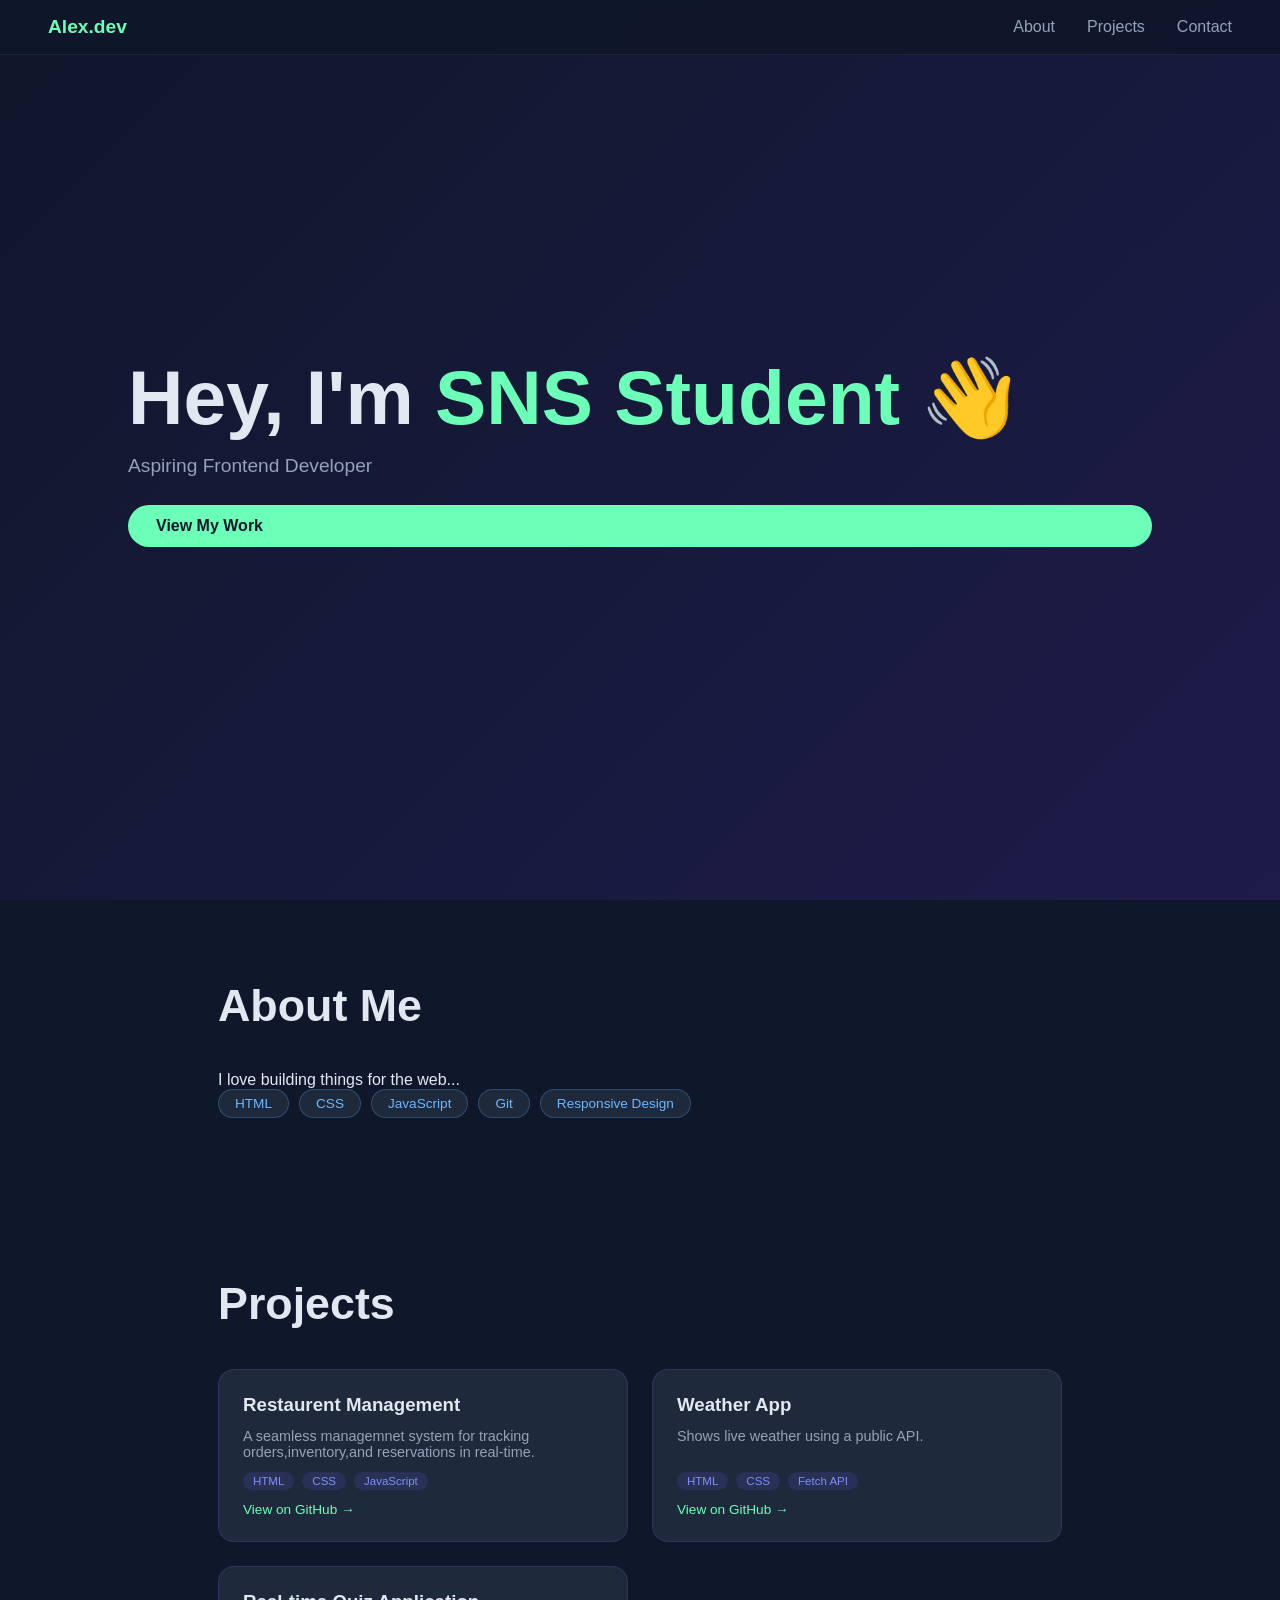
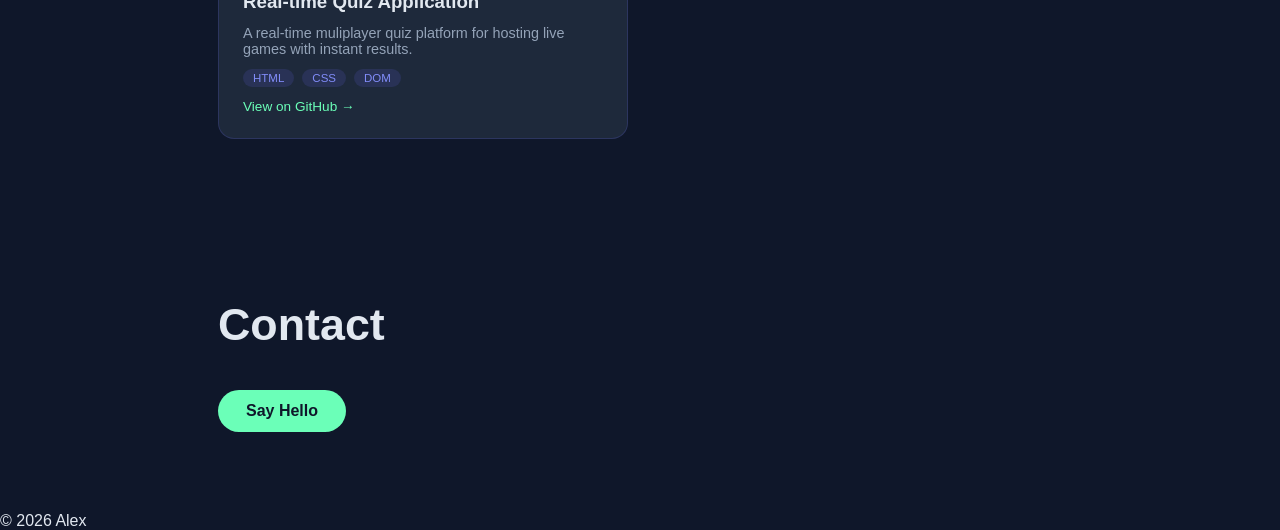
<file: index.html>
<!-- index.html -->
<!DOCTYPE html>
<html lang="en">
<head>
  <meta charset="UTF-8">
  <meta name="viewport" content="width=device-width">
  <title>Alex — Frontend Developer</title>
  <link rel="stylesheet" href="javas.css">
</head>
<body>

  <!-- ① NAVBAR -->
  <nav id="navbar" class="navbar">
    <div class="nav-logo">Alex.dev</div>
    <ul class="nav-links">
      <li><a href="#about">About</a></li>
      <li><a href="#projects">Projects</a></li>
      <li><a href="#contact">Contact</a></li>
    </ul>
  </nav>

  <!-- ② HERO -->
  <section id="hero" class="hero">
    <h1>Hey, I'm <span class="name">SNS Student</span> 👋</h1>
    <p class="tagline">Aspiring Frontend Developer</p>
    <a href="#projects" class="btn-primary">View My Work</a>
  </section>

  <!-- ③ ABOUT -->
  <section id="about" class="section">
    <h2>About Me</h2>
    <p class="bio">I love building things for the web...</p>
    <ul id="skills-list" class="skills"></ul>
  </section>

  <!-- ④ PROJECTS (JS renders cards here) -->
  <section id="projects" class="section">
    <h2>Projects</h2>
    <div id="projects-grid" class="projects-grid"></div>
  </section>

  <!-- ⑤ CONTACT -->
  <section id="contact" class="section">
    <h2>Contact</h2>
    <a href="mailto:alex@email.com" class="btn-primary">Say Hello</a>
  </section>

  <footer>&copy; 2026 Alex</footer>
  <script src="javas.js"></script>
</body></html>
</file>
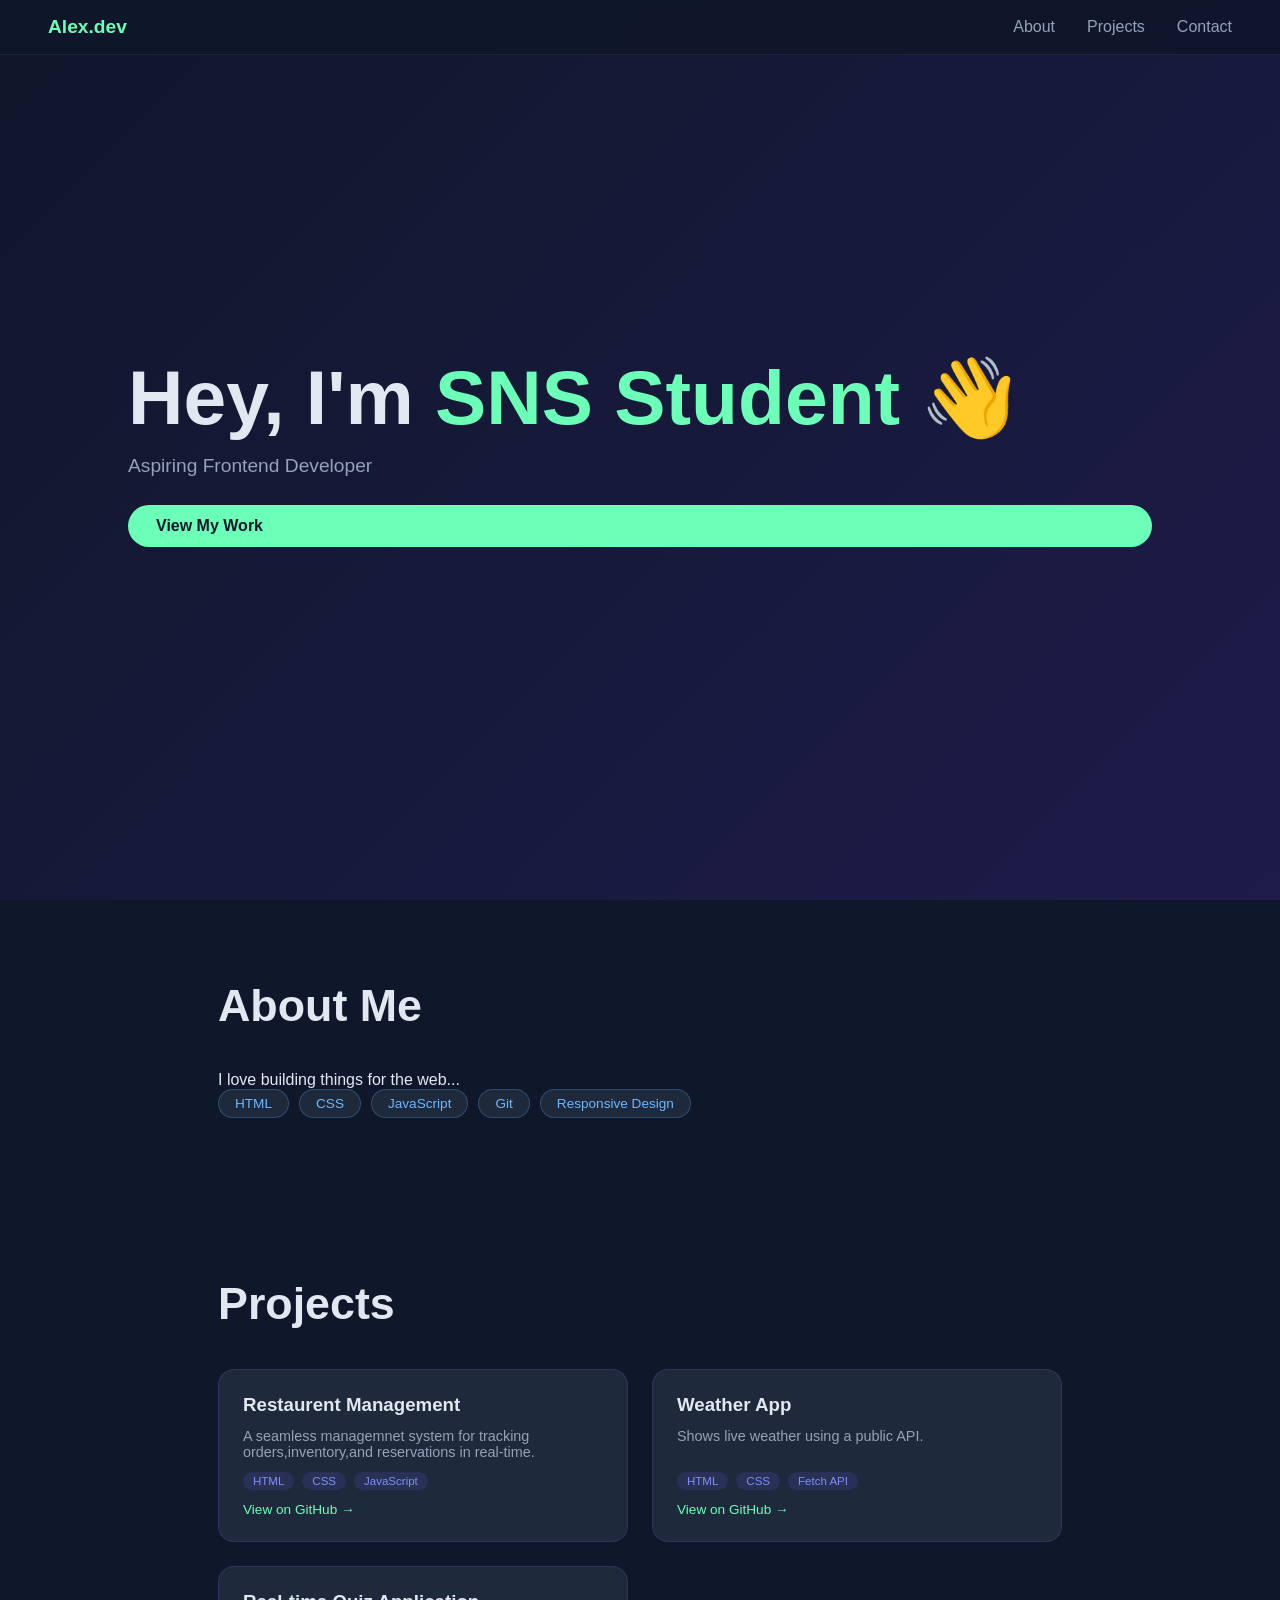
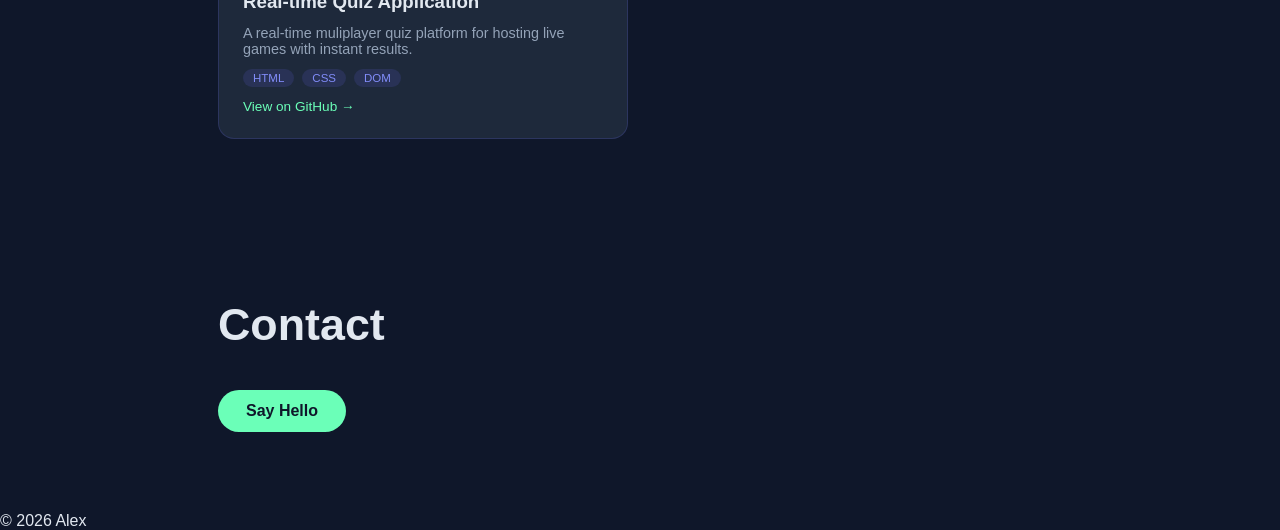
<file: javas.html>
<!-- index.html -->
<!DOCTYPE html>
<html lang="en">
<head>
  <meta charset="UTF-8">
  <meta name="viewport" content="width=device-width">
  <title>Alex — Frontend Developer</title>
  <link rel="stylesheet" href="javas.css">
</head>
<body>

  <!-- ① NAVBAR -->
  <nav id="navbar" class="navbar">
    <div class="nav-logo">Alex.dev</div>
    <ul class="nav-links">
      <li><a href="#about">About</a></li>
      <li><a href="#projects">Projects</a></li>
      <li><a href="#contact">Contact</a></li>
    </ul>
  </nav>

  <!-- ② HERO -->
  <section id="hero" class="hero">
    <h1>Hey, I'm <span class="name">SNS Student</span> 👋</h1>
    <p class="tagline">Aspiring Frontend Developer</p>
    <a href="#projects" class="btn-primary">View My Work</a>
  </section>

  <!-- ③ ABOUT -->
  <section id="about" class="section">
    <h2>About Me</h2>
    <p class="bio">I love building things for the web...</p>
    <ul id="skills-list" class="skills"></ul>
  </section>

  <!-- ④ PROJECTS (JS renders cards here) -->
  <section id="projects" class="section">
    <h2>Projects</h2>
    <div id="projects-grid" class="projects-grid"></div>
  </section>

  <!-- ⑤ CONTACT -->
  <section id="contact" class="section">
    <h2>Contact</h2>
    <a href="mailto:alex@email.com" class="btn-primary">Say Hello</a>
  </section>

  <footer>&copy; 2026 Alex</footer>
  <script src="javas.js"></script>
</body></html>
</file>
<file: javas.css>
* { box-sizing: border-box; margin: 0; padding: 0; }
body {
  font-family: 'Segoe UI', sans-serif;
  background: #0f172a;
  color: #e2e8f0;
  scroll-behavior: smooth; /* smooth links! */
}

/* ── NAVBAR (fixed) ───────────── */
.navbar {
  position: fixed;
  top: 0; left: 0; right: 0;
  display: flex;
  justify-content: space-between;
  align-items: center;
  padding: 16px 48px;
  background: rgba(15, 23, 42, 0.9);
  backdrop-filter: blur(10px);
  border-bottom: 1px solid rgba(255,255,255,0.06);
  z-index: 1000;
  transition: background 0.3s;
}
.nav-logo { font-weight: 700; font-size: 1.2rem; color: #6bffb8; }
.nav-links { display: flex; list-style: none; gap: 32px; }
.nav-links a { color: #94a3b8; text-decoration: none; transition: color 0.2s; }
.nav-links a:hover { color: #6bffb8; }

/* ── HERO SECTION ─────────────── */
.hero {
  min-height: 100vh;
  display: flex;
  flex-direction: column;
  justify-content: center;
  padding: 0 10%;
  background: linear-gradient(135deg, #0f172a 0%, #1e1b4b 100%);
}
.hero h1 { font-size: clamp(2.5rem, 6vw, 5rem); font-weight: 800; }
.name { color: #6bffb8; }
.tagline { font-size: 1.2rem; color: #94a3b8; margin: 12px 0 28px; }

/* ── BUTTONS ──────────────────── */
.btn-primary {
  display: inline-block;
  background: #6bffb8;
  color: #0f172a;
  padding: 12px 28px;
  border-radius: 100px;
  text-decoration: none;
  font-weight: 700;
  transition: transform 0.2s, box-shadow 0.2s;
}
.btn-primary:hover {
  transform: translateY(-3px);
  box-shadow: 0 8px 24px rgba(107,255,184,0.3);
}

/* ── SECTION BASE ─────────────── */
.section {
  padding: 80px 10%;
  max-width: 1100px;
  margin: 0 auto;
}
.section h2 {
  font-size: clamp(1.8rem, 4vw, 2.8rem);
  margin-bottom: 40px;
  color: #e2e8f0;
}

/* ── PROJECTS GRID ────────────── */
.projects-grid {
  display: grid;
  grid-template-columns: repeat(auto-fit, minmax(280px, 1fr));
  gap: 24px;
}

.project-card {
  background: #1e293b;
  border: 1px solid rgba(99,102,241,0.2);
  border-radius: 16px;
  padding: 24px;
  transition: transform 0.3s, box-shadow 0.3s;
  display: flex;
  flex-direction: column;
  gap: 12px;
}
.project-card:hover {
  transform: translateY(-6px);
  box-shadow: 0 12px 40px rgba(99,102,241,0.25);
}
.project-card h3 { color: #e2e8f0; }
.project-card p { color: #94a3b8; font-size: 0.9rem; flex: 1; }

.tags { display: flex; gap: 8px; flex-wrap: wrap; }
.tag {
  background: rgba(99,102,241,0.15);
  color: #818cf8;
  padding: 3px 10px;
  border-radius: 100px;
  font-size: 0.72rem;
}
.card-link { color: #6bffb8; text-decoration: none; font-size: 0.85rem; }

/* ── SKILLS ───────────────────── */
.skills { display: flex; flex-wrap: wrap; gap: 10px; list-style: none; }
.skill-item {
  background: #1e293b;
  border: 1px solid rgba(107,184,255,0.25);
  padding: 6px 16px;
  border-radius: 100px;
  color: #6bb8ff;
  font-size: 0.85rem;
}
</file>
